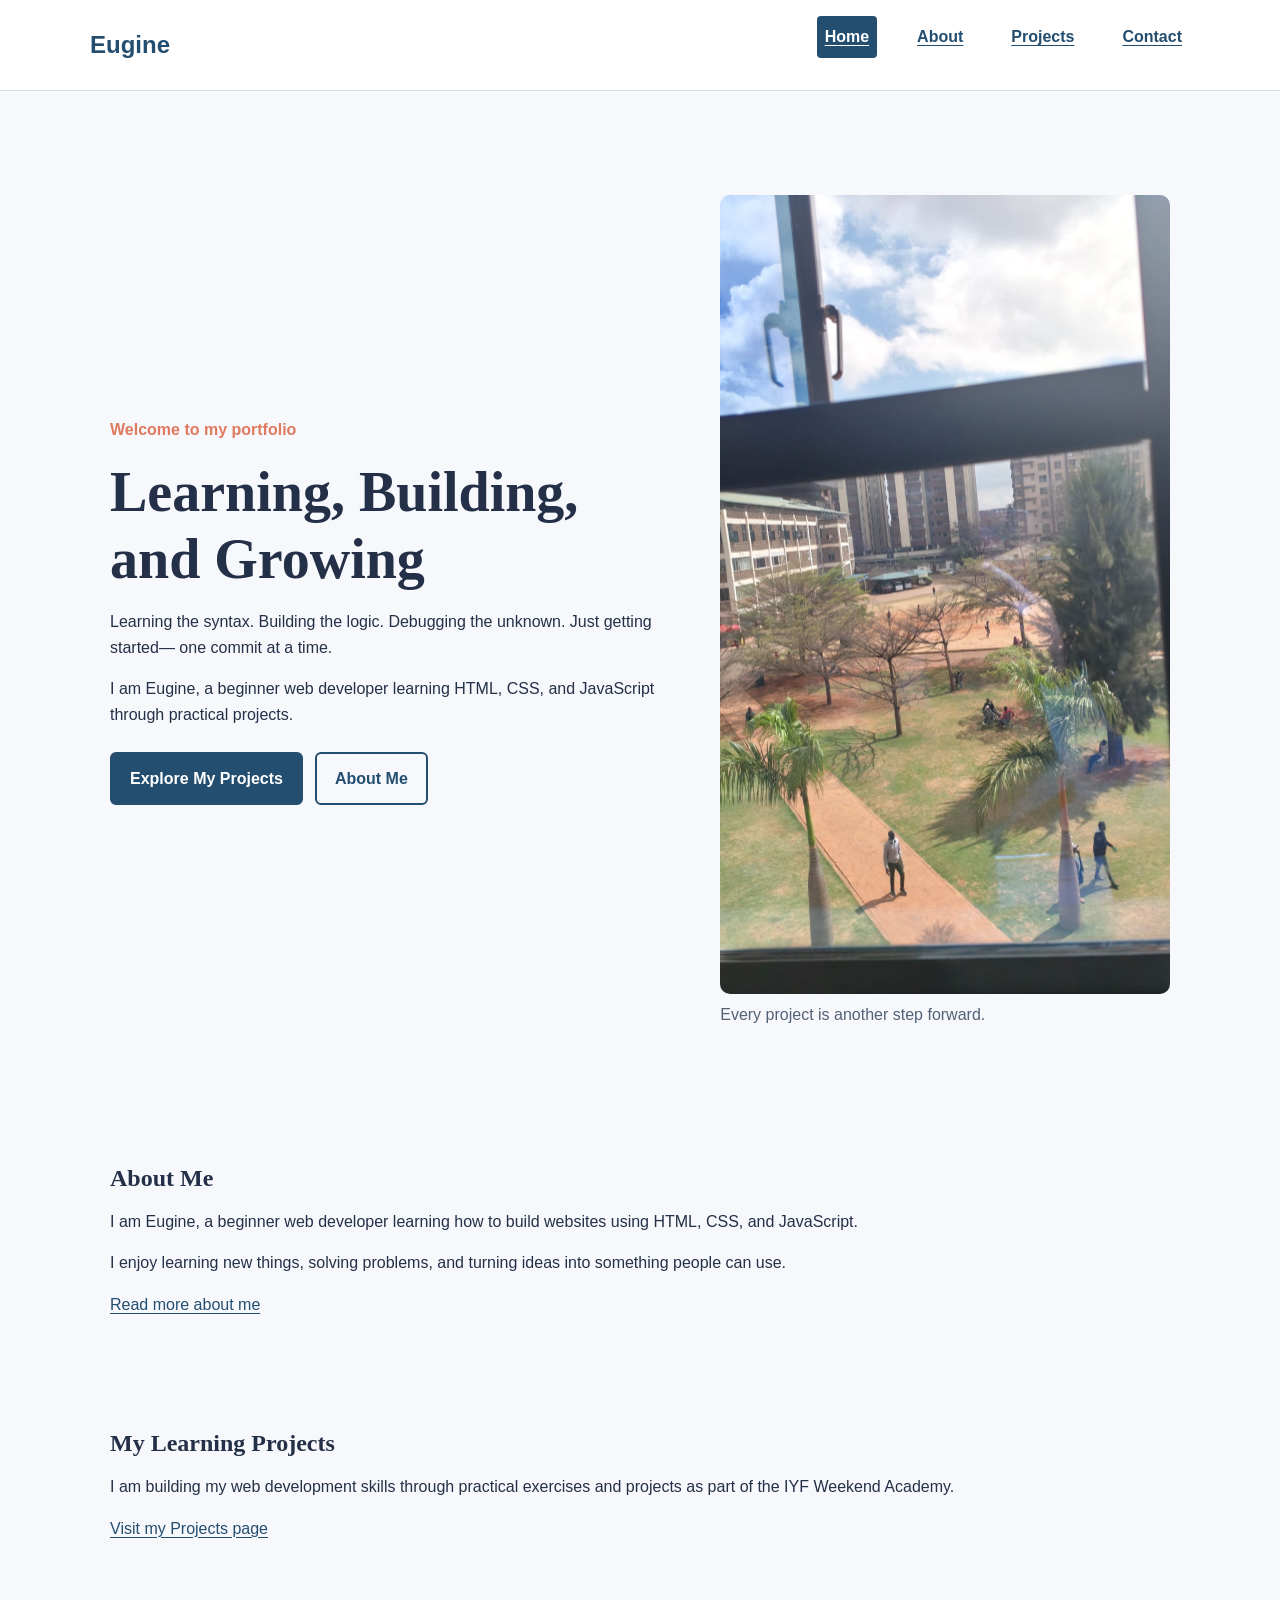
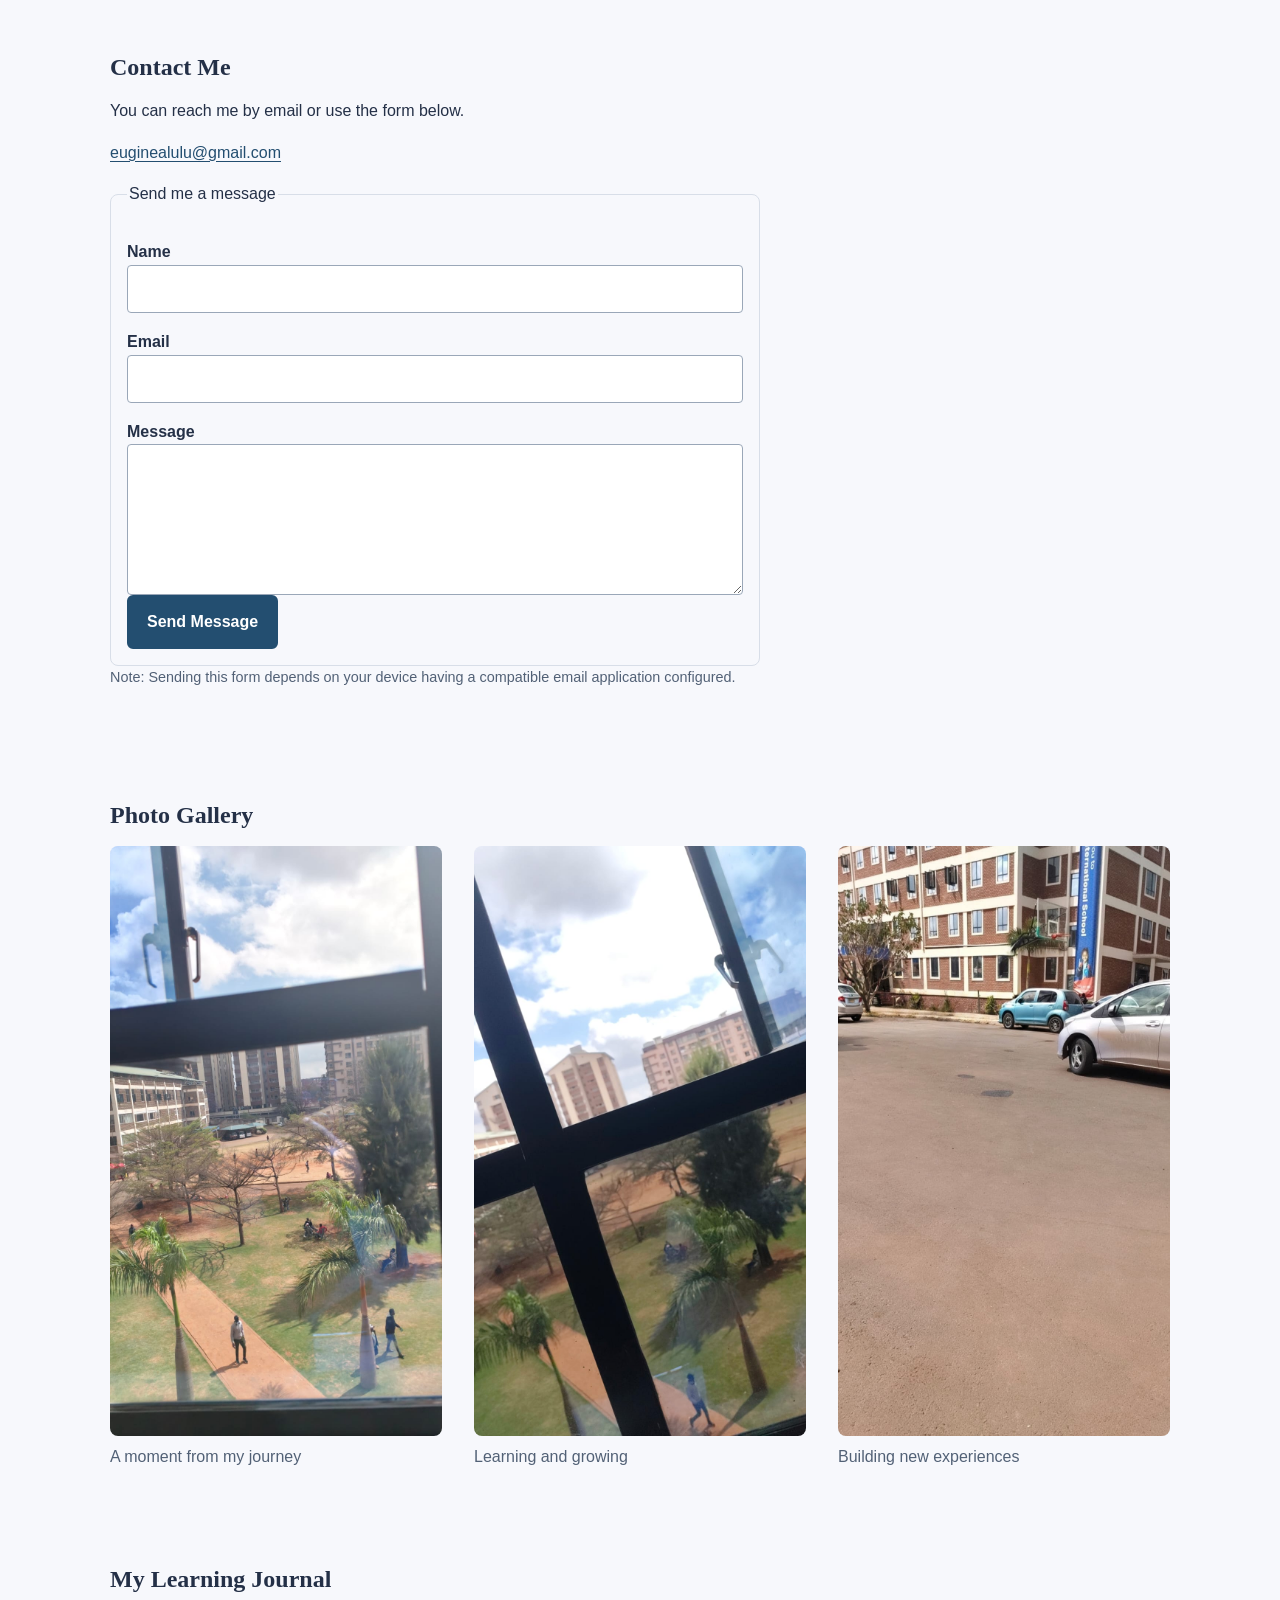
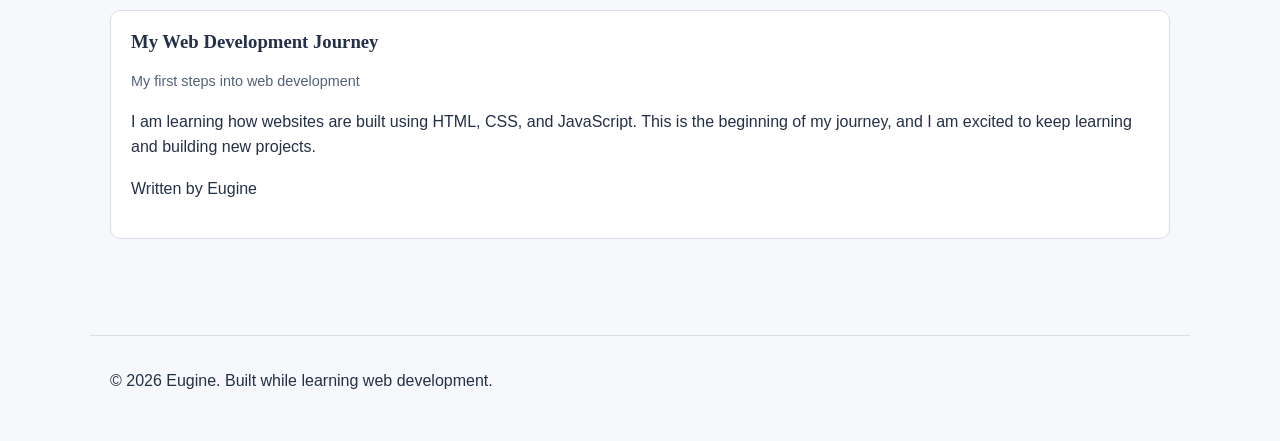
<file: index.html>
<!DOCTYPE html>
<html lang="en">
<head>
    <meta charset="UTF-8">
    <meta name="viewport" content="width=device-width, initial-scale=1.0">
    <meta name="description" content="Eugine's web development portfolio, projects, learning journey, and contact information.">
    <title>Eugine | My Portfolio</title>
    <link rel="stylesheet" href="styles.css">
</head>
<body>
    <header class="site-header">
        <div class="header-content">
            <a class="site-logo" href="index.html">Eugine</a>

            <nav aria-label="Main navigation">
                <ul>
                    <li><a href="index.html" aria-current="page">Home</a></li>
                    <li><a href="about.html">About</a></li>
                    <li><a href="projects.html">Projects</a></li>
                    <li><a href="contact.html">Contact</a></li>
                </ul>
            </nav>
        </div>
    </header>

    <main>
        <section class="hero" aria-labelledby="hero-title">
            <div class="hero-content">
                <p class="hero-eyebrow">Welcome to my portfolio</p>

                <h1 id="hero-title">Learning, Building, and Growing</h1>

                <p>
                    Learning the syntax. Building the logic.
                    Debugging the unknown. Just getting started—
                    one commit at a time.
                </p>

                <p>
                    I am Eugine, a beginner web developer learning
                    HTML, CSS, and JavaScript through practical projects.
                </p>

                <div class="hero-actions">
                    <a class="button" href="projects.html">Explore My Projects</a>
                    <a class="button button-secondary" href="about.html">About Me</a>
                </div>
            </div>

            <figure class="hero-image">
                <img
                    src="IMG-20260925-WA0052(1).jpg"
                    alt="A moment from Eugine's learning journey at IYF">
                <figcaption>Every project is another step forward.</figcaption>
            </figure>
        </section>

        <section id="about" class="content-section">
            <h2>About Me</h2>
            <p>
                I am Eugine, a beginner web developer learning how to build
                websites using HTML, CSS, and JavaScript.
            </p>
            <p>
                I enjoy learning new things, solving problems, and turning
                ideas into something people can use.
            </p>
            <p><a href="about.html">Read more about me</a></p>
        </section>

        <section id="projects" class="content-section">
            <h2>My Learning Projects</h2>
            <p>
                I am building my web development skills through practical
                exercises and projects as part of the IYF Weekend Academy.
            </p>
            <p><a href="projects.html">Visit my Projects page</a></p>
        </section>

        <section id="contact" class="content-section">
            <h2>Contact Me</h2>
            <p>You can reach me by email or use the form below.</p>
            <p><a href="mailto:euginealulu@gmail.com">euginealulu@gmail.com</a></p>

            <form action="mailto:euginealulu@gmail.com"
                  method="post"
                  enctype="text/plain">
                <fieldset>
                    <legend>Send me a message</legend>

                    <label for="name">Name</label>
                    <input type="text" id="name" name="name" autocomplete="name" required>

                    <label for="email">Email</label>
                    <input type="email" id="email" name="email" autocomplete="email" required>

                    <label for="message">Message</label>
                    <textarea id="message" name="message" rows="5" required></textarea>

                    <button type="submit">Send Message</button>
                </fieldset>
            </form>

            <p class="form-note">
                Note: Sending this form depends on your device having
                a compatible email application configured.
            </p>
        </section>

        <section id="gallery" class="content-section">
            <h2>Photo Gallery</h2>
            <div class="gallery-grid">
                <figure>
                    <img src="IMG-20260925-WA0052(1).jpg" alt="A view from the IYF campus">
                    <figcaption>A moment from my journey</figcaption>
                </figure>

                <figure>
                    <img src="IMG-20260925-WA0053(1).jpg" alt="Another moment at the IYF campus">
                    <figcaption>Learning and growing</figcaption>
                </figure>

                <figure>
                    <img src="IMG-20260925-WA0055%20(1).jpg" alt="A memory from my time at IYF">
                    <figcaption>Building new experiences</figcaption>
                </figure>
            </div>
        </section>

        <section id="blog" class="content-section">
            <h2>My Learning Journal</h2>

            <article class="journal-card">
                <h3>My Web Development Journey</h3>
                <p class="journal-subtitle">My first steps into web development</p>

                <p>
                    I am learning how websites are built using HTML, CSS,
                    and JavaScript. This is the beginning of my journey,
                    and I am excited to keep learning and building new projects.
                </p>

                <p>Written by Eugine</p>
            </article>
        </section>
    </main>

    <footer class="site-footer">
        <p>&copy; 2026 Eugine. Built while learning web development.</p>
    </footer>
</body>
</html>
</file>
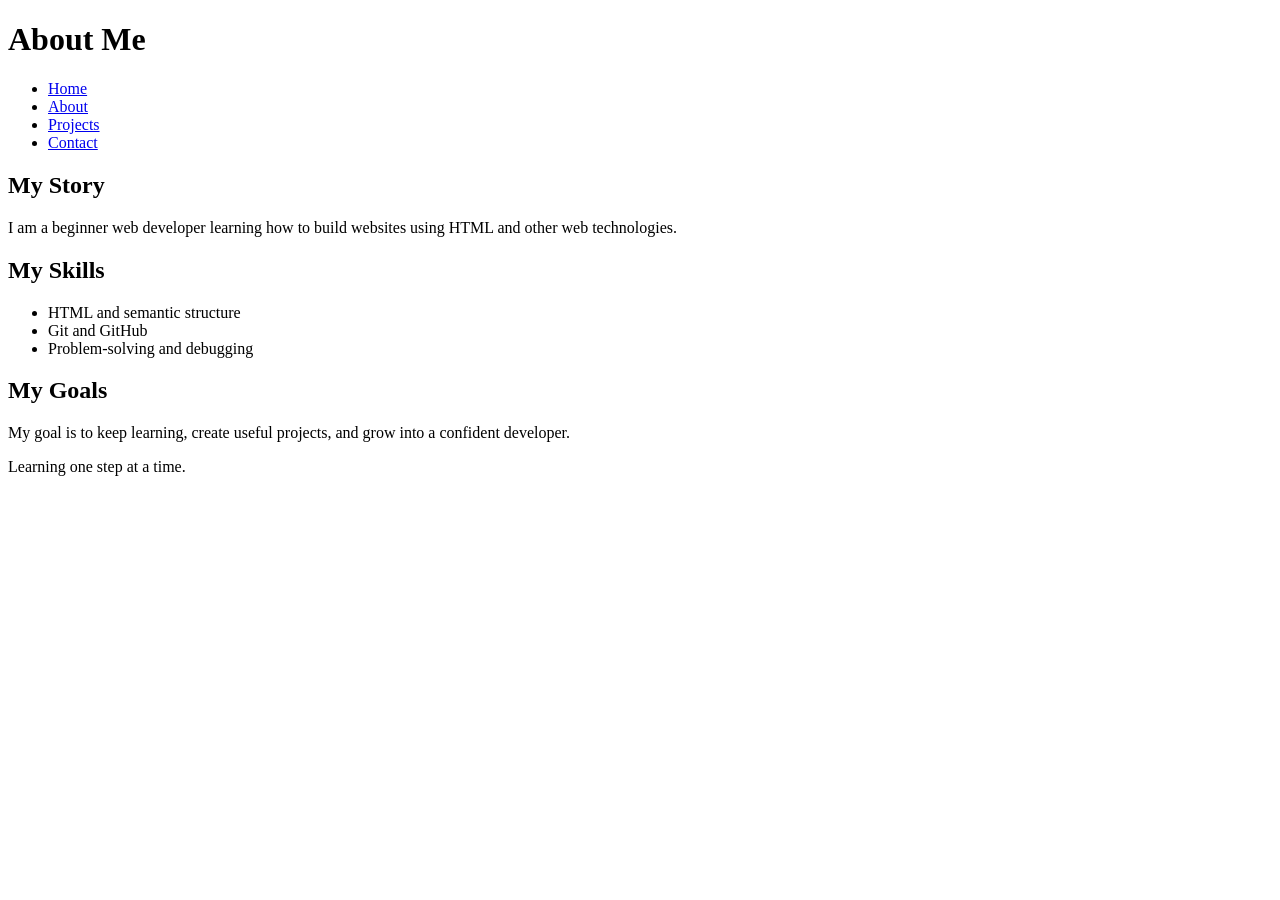
<file: about.html>
<!DOCTYPE html>
<html lang="en">
<head>
  <meta charset="UTF-8">
  <meta name="viewport" content="width=device-width, initial-scale=1.0">
  <title>About Me | My Portfolio</title
  <link rel="stylesheet" href="styles.css">
                                  
</head>
<body>
  <header>
    <h1>About Me</h1>
    <nav>
    <ul>
        <li><a href="index.html">Home</a></li>
        <li><a href="about.html" aria-current="page">About</a></li>
        <li><a href="projects.html">Projects</a></li>
        <li><a href="contact.html">Contact</a></li>
    </ul>
</nav>
  </header>

  <main>
    <section>
      <h2>My Story</h2>
      <p>I am a beginner web developer learning how to build websites using HTML and other web technologies.</p>
    </section>

    <section>
      <h2>My Skills</h2>
      <ul>
        <li>HTML and semantic structure</li>
        <li>Git and GitHub</li>
        <li>Problem-solving and debugging</li>
      </ul>
    </section>

    <section>
      <h2>My Goals</h2>
      <p>My goal is to keep learning, create useful projects, and grow into a confident developer.</p>
    </section>
  </main>

  <footer>
    <p>Learning one step at a time.</p>
  </footer>
</body>
</html>
</file>
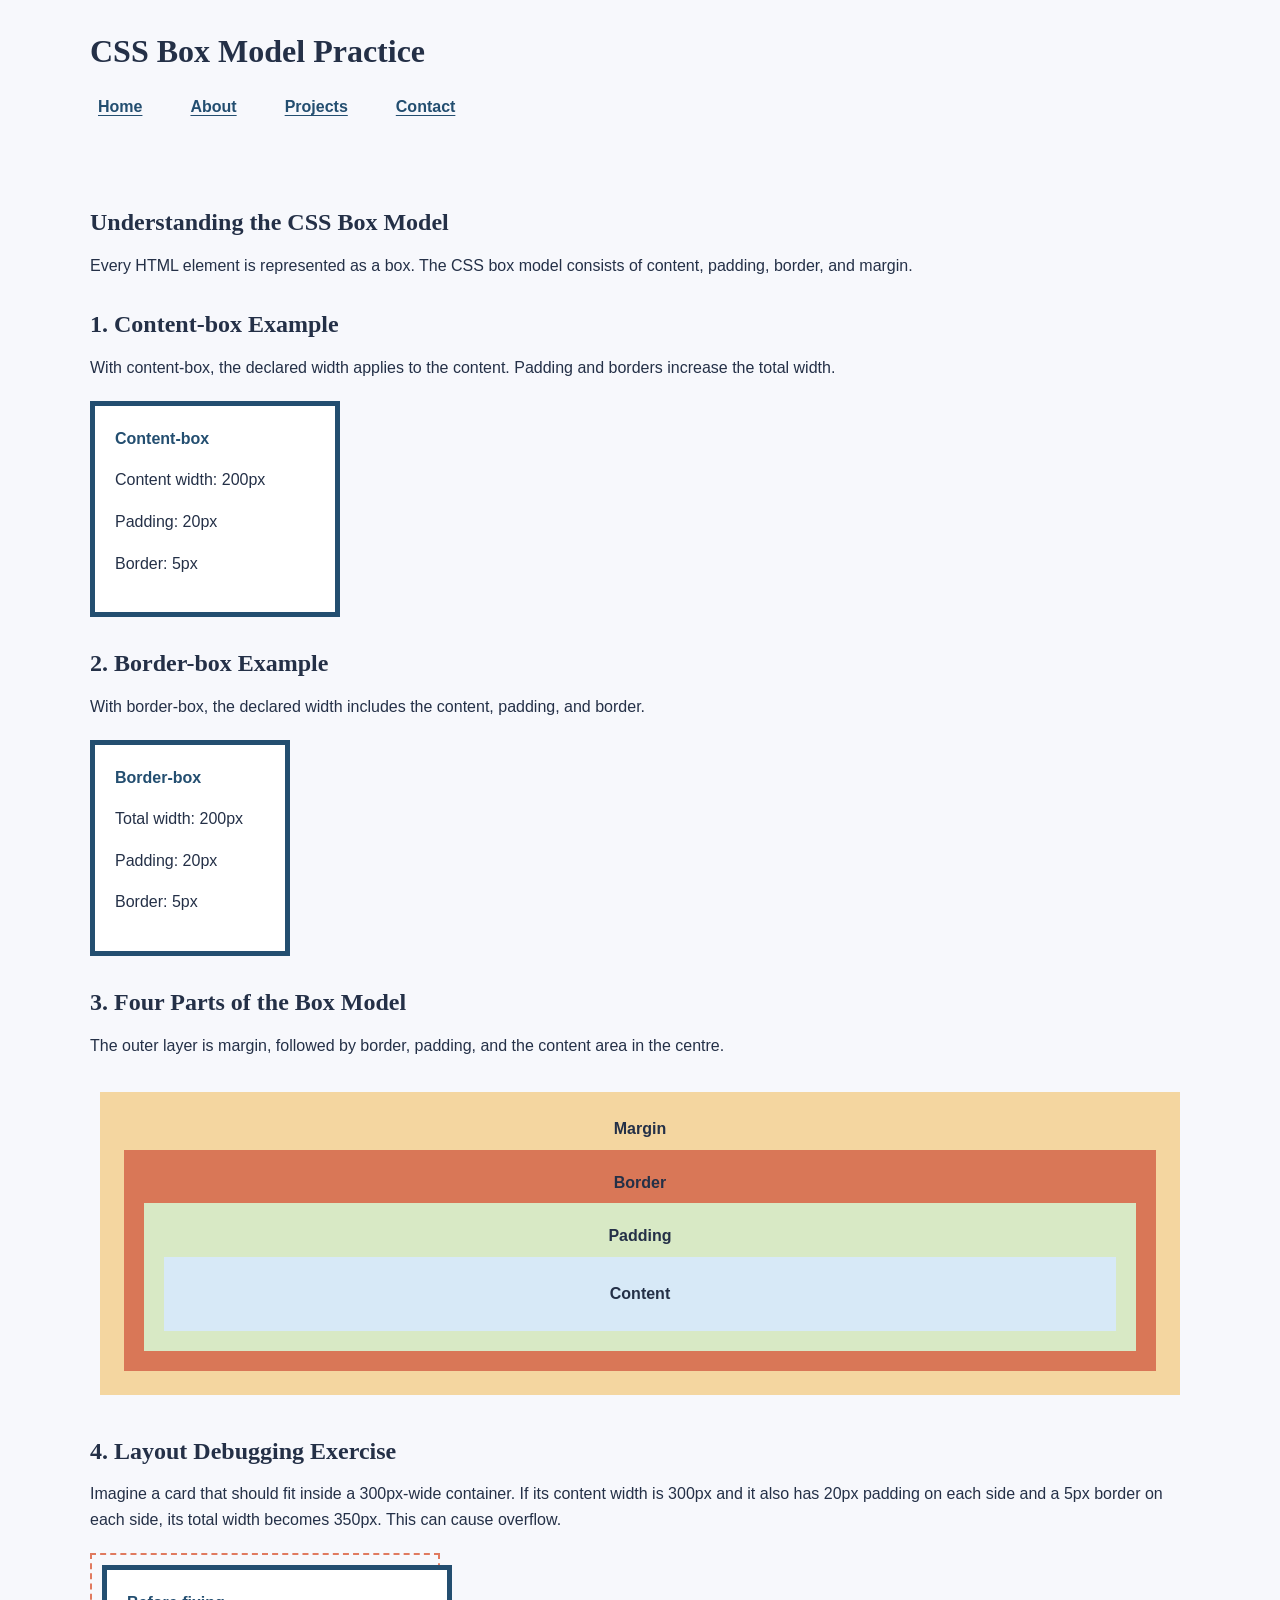
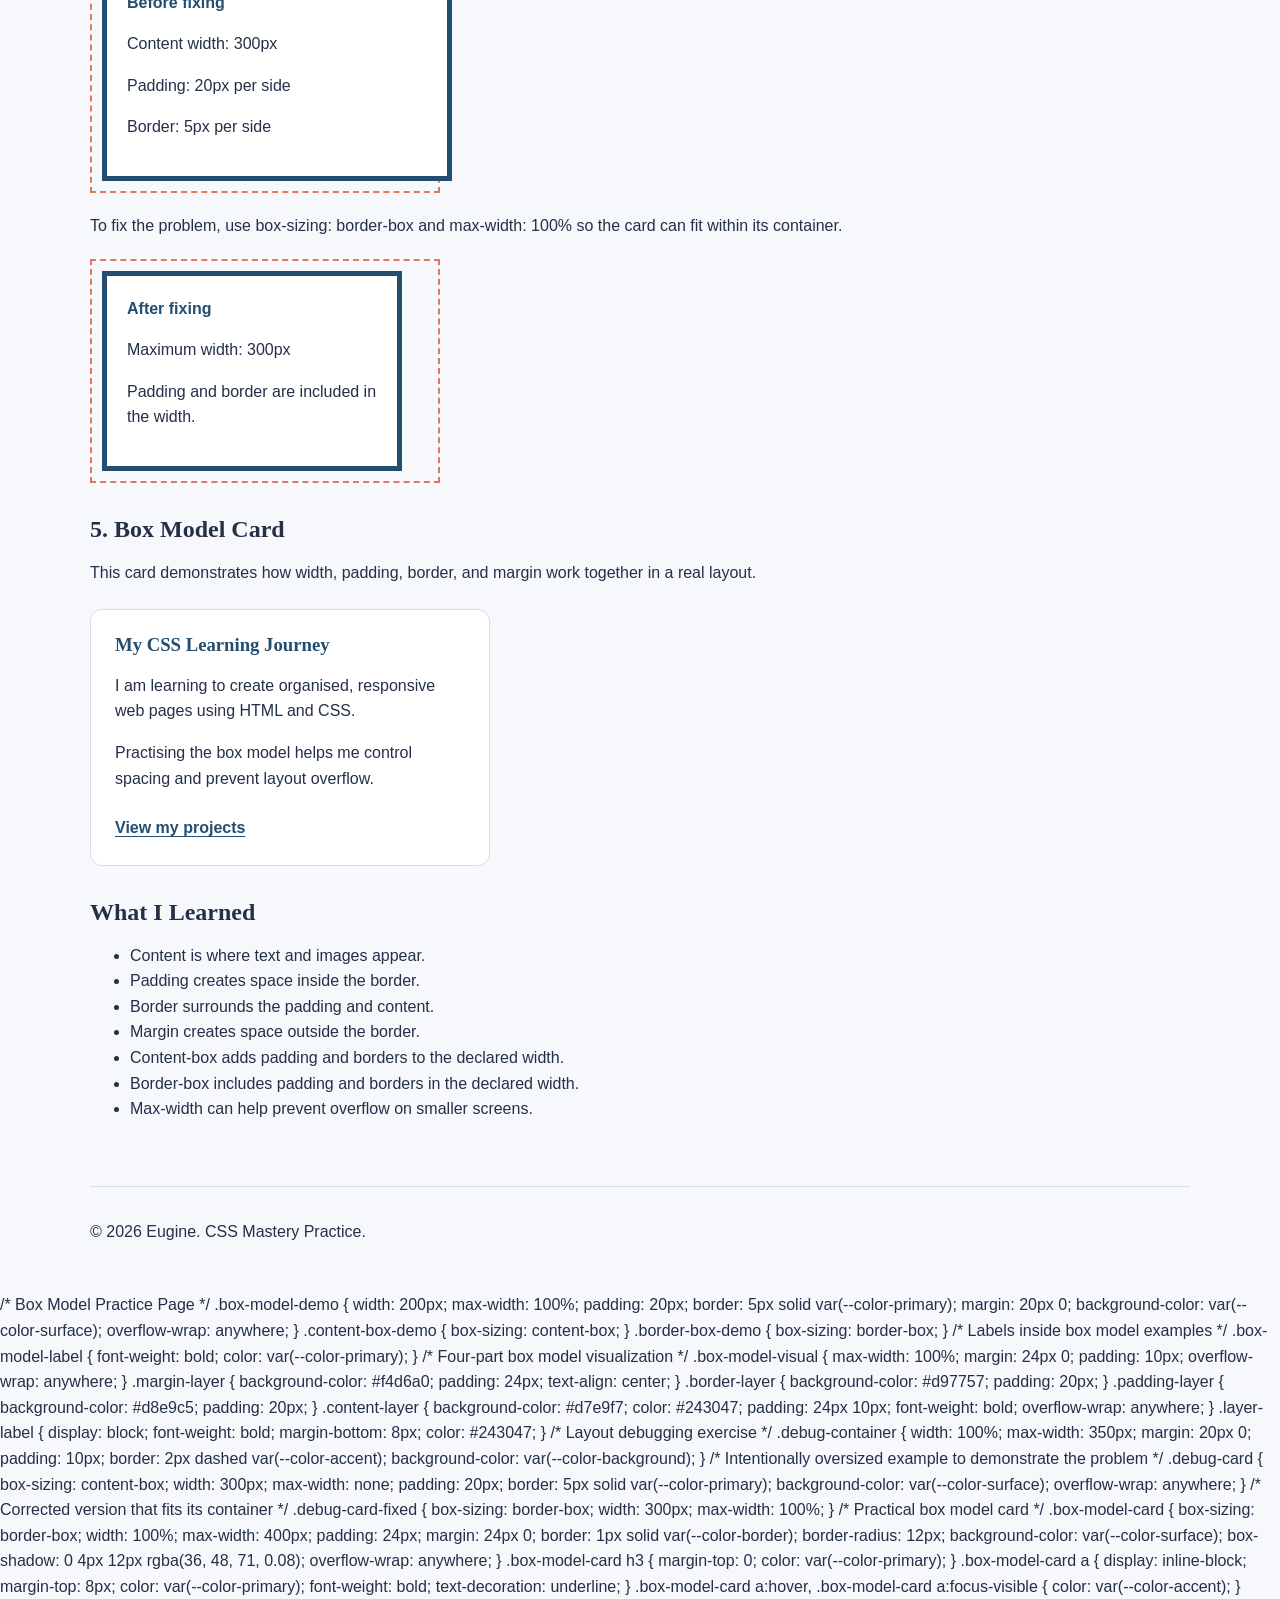
<file: box-model-practice.html>
<!DOCTYPE html>
<html lang="en">
<head>
    <meta charset="UTF-8">
    <meta name="viewport" content="width=device-width, initial-scale=1.0">
    <title>CSS Box Model Practice | Eugine</title>
    <link rel="stylesheet" href="styles.css">
</head>
<body>
    <header>
        <h1>CSS Box Model Practice</h1>
        <nav>
            <ul>
                <li><a href="index.html">Home</a></li>
                <li><a href="about.html">About</a></li>
                <li><a href="projects.html">Projects</a></li>
                <li><a href="contact.html">Contact</a></li>
            </ul>
        </nav>
    </header>

    <main>
        <section>
            <h2>Understanding the CSS Box Model</h2>
            <p>
                Every HTML element is represented as a box.
                The CSS box model consists of content, padding,
                border, and margin.
            </p>
        </section>

        <section>
            <h2>1. Content-box Example</h2>
            <p>
                With content-box, the declared width applies to
                the content. Padding and borders increase the
                total width.
            </p>

            <div class="box-model-demo content-box-demo">
                <p class="box-model-label">Content-box</p>
                <p>Content width: 200px</p>
                <p>Padding: 20px</p>
                <p>Border: 5px</p>
            </div>
        </section>

        <section>
            <h2>2. Border-box Example</h2>
            <p>
                With border-box, the declared width includes
                the content, padding, and border.
            </p>

            <div class="box-model-demo border-box-demo">
                <p class="box-model-label">Border-box</p>
                <p>Total width: 200px</p>
                <p>Padding: 20px</p>
                <p>Border: 5px</p>
            </div>
        </section>

        <section>
            <h2>3. Four Parts of the Box Model</h2>
            <p>
                The outer layer is margin, followed by border,
                padding, and the content area in the centre.
            </p>

            <div class="box-model-visual">
                <div class="margin-layer">
                    <span class="layer-label">Margin</span>

                    <div class="border-layer">
                        <span class="layer-label">Border</span>

                        <div class="padding-layer">
                            <span class="layer-label">Padding</span>

                            <div class="content-layer">
                                Content
                            </div>
                        </div>
                    </div>
                </div>
            </div>
        </section>

        <section>
            <h2>4. Layout Debugging Exercise</h2>
            <p>
                Imagine a card that should fit inside a 300px-wide
                container. If its content width is 300px and it
                also has 20px padding on each side and a 5px
                border on each side, its total width becomes
                350px. This can cause overflow.
            </p>

            <div class="debug-container">
                <div class="debug-card">
                    <p class="box-model-label">Before fixing</p>
                    <p>Content width: 300px</p>
                    <p>Padding: 20px per side</p>
                    <p>Border: 5px per side</p>
                </div>
            </div>

            <p>
                To fix the problem, use box-sizing: border-box
                and max-width: 100% so the card can fit within
                its container.
            </p>

            <div class="debug-container">
                <div class="debug-card debug-card-fixed">
                    <p class="box-model-label">After fixing</p>
                    <p>Maximum width: 300px</p>
                    <p>Padding and border are included in the width.</p>
                </div>
            </div>
        </section>

        <section>
            <h2>5. Box Model Card</h2>
            <p>
                This card demonstrates how width, padding,
                border, and margin work together in a real layout.
            </p>

            <article class="box-model-card">
                <h3>My CSS Learning Journey</h3>
                <p>
                    I am learning to create organised,
                    responsive web pages using HTML and CSS.
                </p>
                <p>
                    Practising the box model helps me control
                    spacing and prevent layout overflow.
                </p>
                <a href="projects.html">View my projects</a>
            </article>
        </section>

        <section>
            <h2>What I Learned</h2>
            <ul>
                <li>Content is where text and images appear.</li>
                <li>Padding creates space inside the border.</li>
                <li>Border surrounds the padding and content.</li>
                <li>Margin creates space outside the border.</li>
                <li>Content-box adds padding and borders to the declared width.</li>
                <li>Border-box includes padding and borders in the declared width.</li>
                <li>Max-width can help prevent overflow on smaller screens.</li>
            </ul>
        </section>
    </main>

    <footer>
        <p>&copy; 2026 Eugine. CSS Mastery Practice.</p>
    </footer>
</body>
</html>

/* Box Model Practice Page */

.box-model-demo {
    width: 200px;
    max-width: 100%;
    padding: 20px;
    border: 5px solid var(--color-primary);
    margin: 20px 0;
    background-color: var(--color-surface);
    overflow-wrap: anywhere;
}

.content-box-demo {
    box-sizing: content-box;
}

.border-box-demo {
    box-sizing: border-box;
}

/* Labels inside box model examples */

.box-model-label {
    font-weight: bold;
    color: var(--color-primary);
}

/* Four-part box model visualization */

.box-model-visual {
    max-width: 100%;
    margin: 24px 0;
    padding: 10px;
    overflow-wrap: anywhere;
}

.margin-layer {
    background-color: #f4d6a0;
    padding: 24px;
    text-align: center;
}

.border-layer {
    background-color: #d97757;
    padding: 20px;
}

.padding-layer {
    background-color: #d8e9c5;
    padding: 20px;
}

.content-layer {
    background-color: #d7e9f7;
    color: #243047;
    padding: 24px 10px;
    font-weight: bold;
    overflow-wrap: anywhere;
}

.layer-label {
    display: block;
    font-weight: bold;
    margin-bottom: 8px;
    color: #243047;
}

/* Layout debugging exercise */

.debug-container {
    width: 100%;
    max-width: 350px;
    margin: 20px 0;
    padding: 10px;
    border: 2px dashed var(--color-accent);
    background-color: var(--color-background);
}

/* Intentionally oversized example to demonstrate the problem */
.debug-card {
    box-sizing: content-box;
    width: 300px;
    max-width: none;
    padding: 20px;
    border: 5px solid var(--color-primary);
    background-color: var(--color-surface);
    overflow-wrap: anywhere;
}

/* Corrected version that fits its container */
.debug-card-fixed {
    box-sizing: border-box;
    width: 300px;
    max-width: 100%;
}

/* Practical box model card */

.box-model-card {
    box-sizing: border-box;
    width: 100%;
    max-width: 400px;
    padding: 24px;
    margin: 24px 0;
    border: 1px solid var(--color-border);
    border-radius: 12px;
    background-color: var(--color-surface);
    box-shadow: 0 4px 12px rgba(36, 48, 71, 0.08);
    overflow-wrap: anywhere;
}

.box-model-card h3 {
    margin-top: 0;
    color: var(--color-primary);
}

.box-model-card a {
    display: inline-block;
    margin-top: 8px;
    color: var(--color-primary);
    font-weight: bold;
    text-decoration: underline;
}

.box-model-card a:hover,
.box-model-card a:focus-visible {
    color: var(--color-accent);
}
</file>
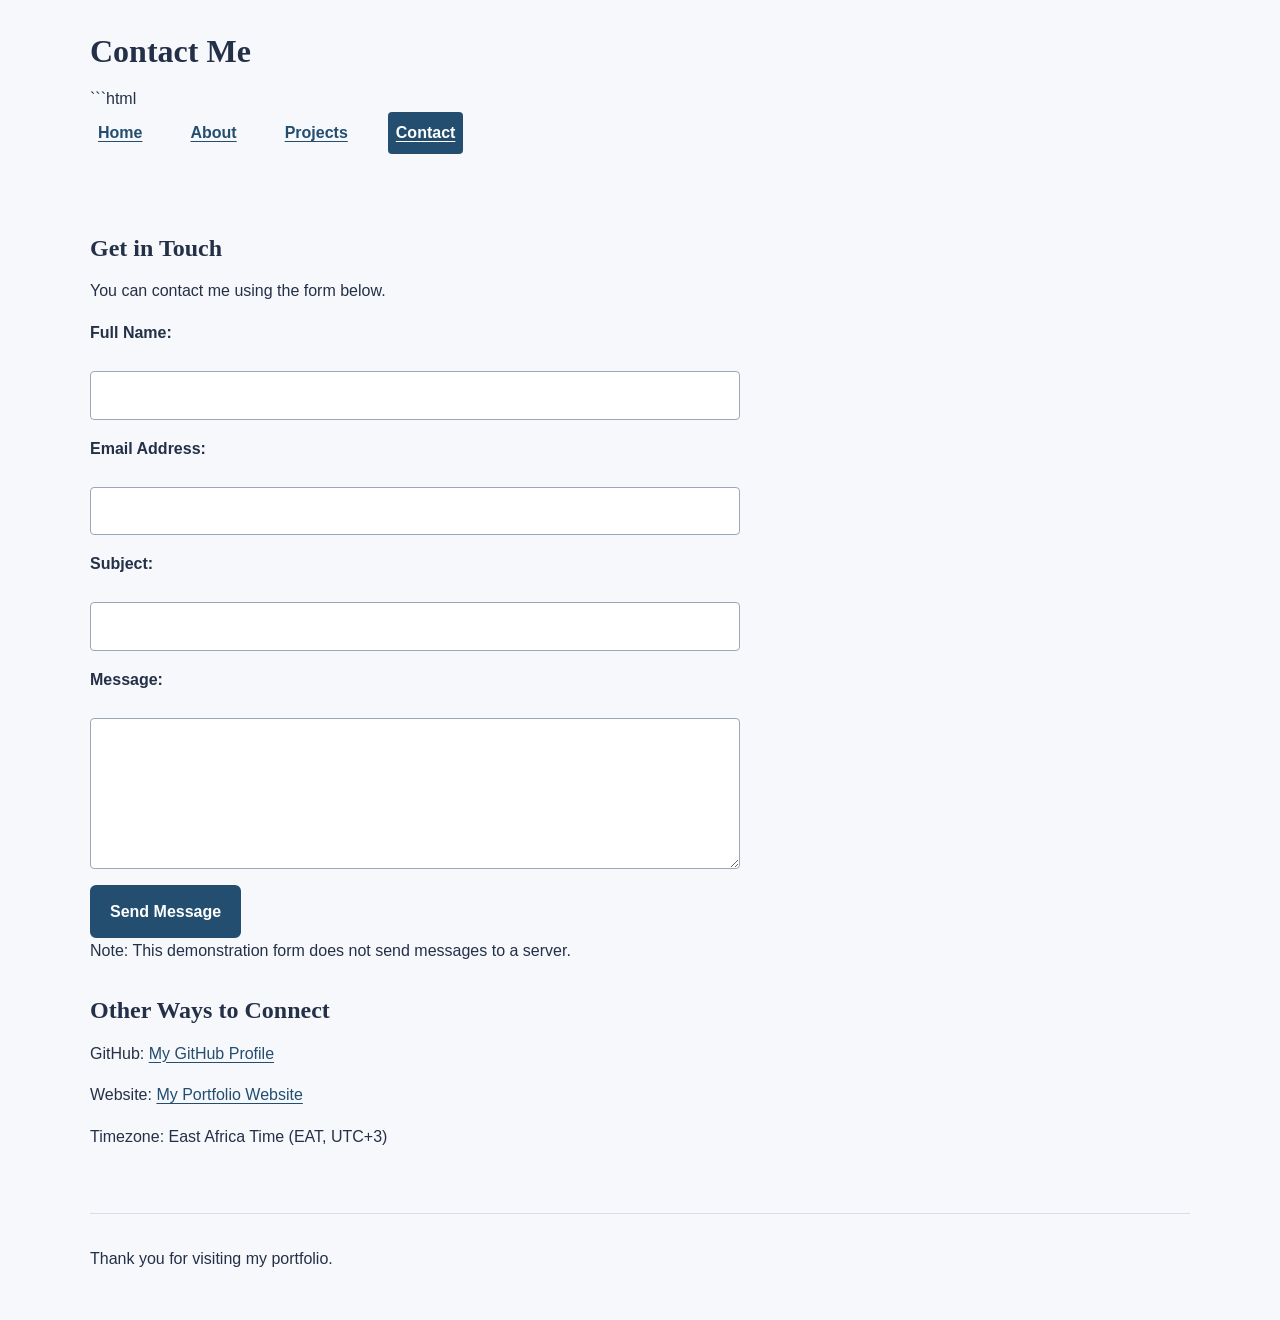
<file: contact.html>
<!DOCTYPE html>
<html lang="en">
<head>
  <meta charset="UTF-8">
  <meta name="viewport" content="width=device-width, initial-scale=1.0">
  <title>Contact Me | My Portfolio</title>
  <link rel="stylesheet" href="styles.css">
  </head>
<body>
  <header>
    <h1>Contact Me</h1>
    ```html
<nav>
  <ul>
    <li><a href="index.html">Home</a></li>
    <li><a href="about.html">About</a></li>
    <li><a href="projects.html">Projects</a></li>
    <li><a href="contact.html" aria-current="page">Contact</a></li>
  </ul>
</nav>
  </header>

  <main>
    <section>
      <h2>Get in Touch</h2>
      <p>You can contact me using the form below.</p>

      <form action="#" method="post">
        <p>
          <label for="name">Full Name:</label><br>
          <input type="text" id="name" name="name" required>
        </p>

        <p>
          <label for="email">Email Address:</label><br>
          <input type="email" id="email" name="email" required>
        </p>

        <p>
          <label for="subject">Subject:</label><br>
          <input type="text" id="subject" name="subject" required>
        </p>

        <p>
          <label for="message">Message:</label><br>
          <textarea id="message" name="message" rows="5" required></textarea>
        </p>

        <button type="submit">Send Message</button>
      </form>
      <p>Note: This demonstration form does not send messages to a server.</p>
    </section>

    <section>
      <h2>Other Ways to Connect</h2>
      <p>GitHub: <a href="https://github.com/Jean-ugine">My GitHub Profile</a></p>
      <p>Website: <a href="https://jean-ugine.github.io/">My Portfolio Website</a></p>
      <p>Timezone: East Africa Time (EAT, UTC+3)</p>
    </section>
  </main>

  <footer>
    <p>Thank you for visiting my portfolio.</p>
  </footer>
</body>
</html>
</file>
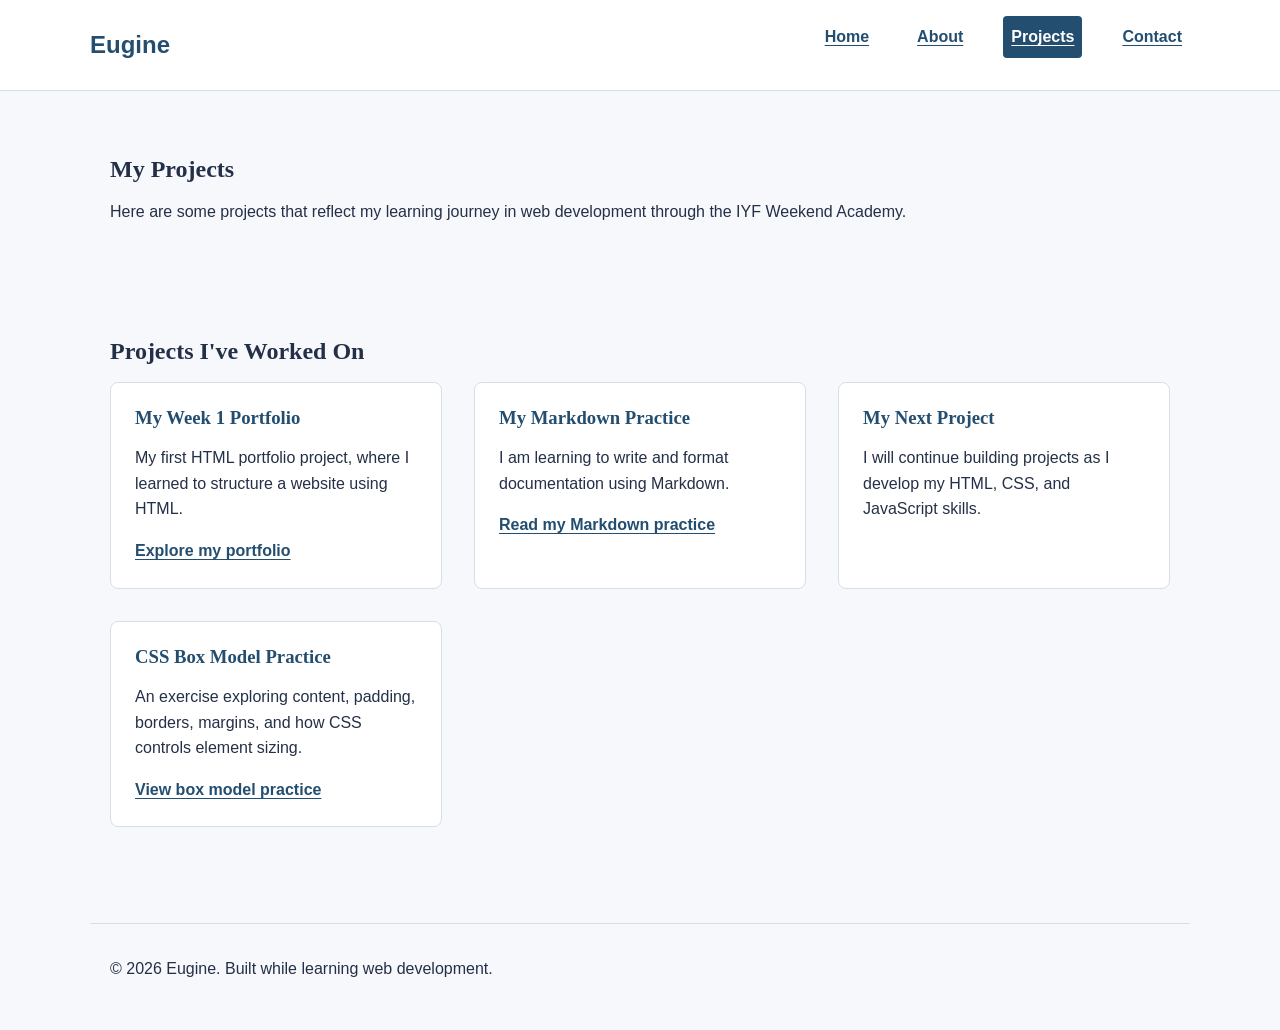
<file: projects.html>
<!DOCTYPE html>
<html lang="en">
<head>
    <meta charset="UTF-8">
    <meta name="viewport" content="width=device-width, initial-scale=1.0">
    <meta name="description" content="Explore Eugine's web development projects and learning journey.">
    <title>My Projects | Eugine's Portfolio</title>
    <link rel="stylesheet" href="styles.css">
</head>
<body>
    <header class="site-header">
        <div class="header-content">
            <a class="site-logo" href="index.html">Eugine</a>

            <nav aria-label="Main navigation">
                <ul>
                    <li><a href="index.html">Home</a></li>
                    <li><a href="about.html">About</a></li>
                    <li><a href="projects.html" aria-current="page">Projects</a></li>
                    <li><a href="contact.html">Contact</a></li>
                </ul>
            </nav>
        </div>
    </header>

    <main>
        <section class="content-section" aria-labelledby="projects-title">
            <h1 id="projects-title">My Projects</h1>
            <p>
                Here are some projects that reflect my learning journey
                in web development through the IYF Weekend Academy.
            </p>
        </section>

        <section class="content-section" aria-labelledby="project-list-title">
            <h2 id="project-list-title">Projects I've Worked On</h2>

            <div class="project-grid">
                <article class="project-card">
                    <h3>My Week 1 Portfolio</h3>
                    <p>
                        My first HTML portfolio project, where I learned
                        to structure a website using HTML.
                    </p>
                    <a href="index.html">Explore my portfolio</a>
                </article>

                <article class="project-card">
                    <h3>My Markdown Practice</h3>
                    <p>
                        I am learning to write and format documentation
                        using Markdown.
                    </p>
                    <a href="markdown-practice.md">Read my Markdown practice</a>
                </article>

                <article class="project-card">
                    <h3>My Next Project</h3>
                    <p>
                        I will continue building projects as I develop
                        my HTML, CSS, and JavaScript skills.
                    </p>
                </article>

                <article class="project-card">
                    <h3>CSS Box Model Practice</h3>
                    <p>
                        An exercise exploring content, padding, borders,
                        margins, and how CSS controls element sizing.
                    </p>
                    <a href="box-model-practice.html">View box model practice</a>
                </article>
            </div>
        </section>
    </main>

    <footer class="site-footer">
        <p>&copy; 2026 Eugine. Built while learning web development.</p>
    </footer>
</body>
</html>
</file>
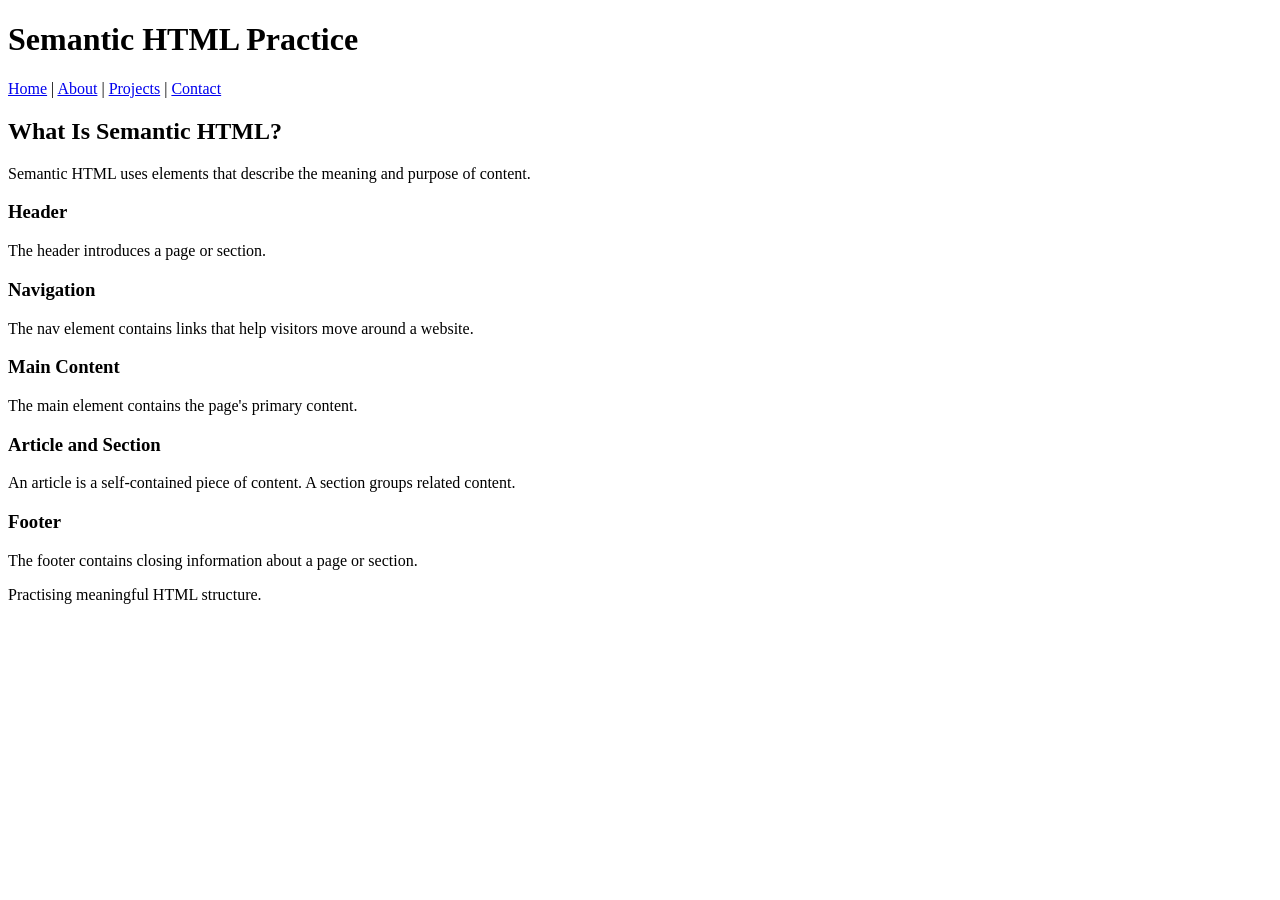
<file: semantic-conversion.html>
<!DOCTYPE html>
<html lang="en">
<head>
  <meta charset="UTF-8">
  <meta name="viewport" content="width=device-width, initial-scale=1.0">
  <title>Semantic HTML Practice</title>
</head>
<body>
  <header>
    <h1>Semantic HTML Practice</h1>
    <nav>
      <a href="index.html">Home</a> |
      <a href="about.html">About</a> |
      <a href="projects.html">Projects</a> |
      <a href="contact.html">Contact</a>
    </nav>
  </header>

  <main>
    <article>
      <h2>What Is Semantic HTML?</h2>
      <p>Semantic HTML uses elements that describe the meaning and purpose of content.</p>

      <section>
        <h3>Header</h3>
        <p>The header introduces a page or section.</p>
      </section>

      <section>
        <h3>Navigation</h3>
        <p>The nav element contains links that help visitors move around a website.</p>
      </section>

      <section>
        <h3>Main Content</h3>
        <p>The main element contains the page's primary content.</p>
      </section>

      <section>
        <h3>Article and Section</h3>
        <p>An article is a self-contained piece of content. A section groups related content.</p>
      </section>

      <section>
        <h3>Footer</h3>
        <p>The footer contains closing information about a page or section.</p>
      </section>
    </article>
  </main>

  <footer>
    <p>Practising meaningful HTML structure.</p>
  </footer>
</body>
</html>
</file>
<file: styles.css>
/* Week 2: CSS Mastery */

/* 1. Reset and box model */
*,
*::before,
*::after {
    box-sizing: border-box;
}

* {
    margin: 0;
}

html {
    scroll-behavior: smooth;
}

body {
    font-family: var(--font-body);
    font-size: 1rem;
    line-height: 1.6;
    color: var(--color-text);
    background-color: var(--color-background);
}

/* 2. Typography and colour system */
:root {
    --color-primary: #234e70;
    --color-accent: #e07a5f;
    --color-text: #243047;
    --color-background: #f7f8fc;
    --color-surface: #ffffff;
    --color-border: #d8dee8;

    --font-heading: Georgia, "Times New Roman", serif;
    --font-body: Arial, Helvetica, sans-serif;

    --space-small: 0.5rem;
    --space-medium: 1rem;
    --space-large: 2rem;

    --content-width: 1100px;
}

h1,
h2,
h3 {
    font-family: var(--font-heading);
    line-height: 1.2;
    margin-bottom: var(--space-medium);
}

p,
ul {
    margin-bottom: var(--space-medium);
}

img {
    display: block;
    max-width: 100%;
    height: auto;
}

a {
    color: var(--color-primary);
    text-underline-offset: 0.2em;
}

a:hover {
    color: var(--color-accent);
}

a:focus-visible,
button:focus-visible,
input:focus-visible,
select:focus-visible,
textarea:focus-visible {
    outline: 3px solid var(--color-accent);
    outline-offset: 3px;
}

/* 3. Shared page layout */
header,
main,
footer {
    width: min(100% - 2rem, var(--content-width));
    margin-inline: auto;
}

header {
    padding-block: var(--space-large);
}

main {
    padding-block: var(--space-large);
}

section {
    margin-bottom: var(--space-large);
}

footer {
    padding-block: var(--space-large);
    border-top: 1px solid var(--color-border);
}

/* 4. Navigation using Flexbox */
nav ul {
    display: flex;
    flex-wrap: wrap;
    align-items: center;
    gap: var(--space-medium);
    list-style: none;
    padding: 0;
}

nav a {
    display: inline-block;
    padding: var(--space-small);
    border-radius: 0.25rem;
    font-weight: bold;
}

nav a:hover,
nav a[aria-current="page"] {
    background-color: var(--color-primary);
    color: #ffffff;
}

/* 5. Homepage header and navigation */
.site-header {
    width: 100%;
    padding: 16px 20px;
    background-color: var(--color-surface);
    border-bottom: 1px solid var(--color-border);
}

.header-content {
    width: 100%;
    max-width: var(--content-width);
    margin: 0 auto;
    display: flex;
    flex-direction: column;
    gap: 16px;
}

.site-logo {
    color: var(--color-primary);
    font-size: 1.5rem;
    font-weight: bold;
    text-decoration: none;
}

/* 6. Responsive homepage hero */
.hero,
.content-section,
.site-footer {
    width: 100%;
    max-width: var(--content-width);
    margin-inline: auto;
    padding: 32px 20px;
}

.hero {
    display: grid;
    grid-template-columns: minmax(0, 1fr);
    gap: 28px;
    align-items: center;
}

.hero h1 {
    font-size: clamp(2rem, 6vw, 3.5rem);
}

.hero-eyebrow {
    color: var(--color-accent);
    font-weight: bold;
}

.hero-actions {
    display: flex;
    flex-wrap: wrap;
    gap: 12px;
    margin-top: 24px;
}

.button,
button {
    display: inline-block;
    max-width: 100%;
    padding: 12px 18px;
    border: 2px solid var(--color-primary);
    border-radius: 6px;
    background-color: var(--color-primary);
    color: #ffffff;
    font: inherit;
    font-weight: bold;
    text-decoration: none;
    cursor: pointer;
    overflow-wrap: anywhere;
}

.button-secondary {
    background-color: transparent;
    color: var(--color-primary);
}

.button:hover,
button:hover {
    background-color: var(--color-accent);
    border-color: var(--color-accent);
    color: #ffffff;
}

.button:focus-visible {
    outline: 3px solid var(--color-accent);
    outline-offset: 3px;
}

.hero-image {
    min-width: 0;
    margin: 0;
}

.hero-image img {
    width: 100%;
    border-radius: 10px;
}

.hero-image figcaption,
.gallery-grid figcaption {
    padding-top: var(--space-small);
    color: #526176;
}

/* 7. Images and responsive gallery */
figure {
    margin-bottom: var(--space-large);
}

.gallery-grid {
    display: grid;
    grid-template-columns: minmax(0, 1fr);
    gap: var(--space-large);
}

.gallery-grid figure {
    min-width: 0;
    margin: 0;
}

.gallery-grid img {
    width: 100%;
    border-radius: 0.5rem;
}

/* 8. Responsive projects grid */
.project-grid {
    display: grid;
    grid-template-columns: minmax(0, 1fr);
    gap: var(--space-large);
}

.project-card {
    min-width: 0;
    padding: 24px;
    background-color: var(--color-surface);
    border: 1px solid var(--color-border);
    border-radius: 0.5rem;
    overflow-wrap: anywhere;
}

.project-card h3 {
    color: var(--color-primary);
}

.project-card img {
    width: 100%;
    border-radius: 0.25rem;
    margin-bottom: var(--space-medium);
}

.project-card a {
    font-weight: bold;
}

.project-card a:hover,
.project-card a:focus-visible {
    color: var(--color-accent);
}

/* 9. Forms */
form {
    width: 100%;
    max-width: 650px;
}

fieldset {
    min-width: 0;
    padding: var(--space-medium);
    border: 1px solid var(--color-border);
    border-radius: 0.5rem;
}

label {
    display: block;
    margin-top: var(--space-medium);
    font-weight: bold;
}

input,
select,
textarea {
    display: block;
    width: 100%;
    max-width: 100%;
    padding: 0.65rem;
    border: 1px solid #9aa7b8;
    border-radius: 0.25rem;
    font: inherit;
}

textarea {
    min-height: 140px;
    resize: vertical;
}

.form-note,
.journal-subtitle {
    font-size: 0.9rem;
    color: #526176;
}

/* 10. Learning journal */
.journal-card {
    padding: 20px;
    border: 1px solid var(--color-border);
    border-radius: 10px;
    background-color: var(--color-surface);
    overflow-wrap: anywhere;
}

/* 11. Box model practice page */
.box-model-demo {
    width: 200px;
    max-width: 100%;
    padding: 20px;
    border: 5px solid var(--color-primary);
    margin: 20px 0;
    background-color: var(--color-surface);
    overflow-wrap: anywhere;
}

.content-box-demo {
    box-sizing: content-box;
}

.border-box-demo {
    box-sizing: border-box;
}

.box-model-label {
    font-weight: bold;
    color: var(--color-primary);
}

.box-model-visual {
    max-width: 100%;
    margin: 24px 0;
    padding: 10px;
    overflow-wrap: anywhere;
}

.margin-layer {
    padding: 24px;
    background-color: #f4d6a0;
    text-align: center;
}

.border-layer {
    padding: 20px;
    background-color: #d97757;
}

.padding-layer {
    padding: 20px;
    background-color: #d8e9c5;
}

.content-layer {
    padding: 24px 10px;
    background-color: #d7e9f7;
    color: #243047;
    font-weight: bold;
    overflow-wrap: anywhere;
}

.layer-label {
    display: block;
    margin-bottom: 8px;
    font-weight: bold;
    color: #243047;
}

.debug-container {
    width: 100%;
    max-width: 350px;
    margin: 20px 0;
    padding: 10px;
    border: 2px dashed var(--color-accent);
    background-color: var(--color-background);
}

.debug-card {
    box-sizing: content-box;
    width: 300px;
    max-width: none;
    padding: 20px;
    border: 5px solid var(--color-primary);
    background-color: var(--color-surface);
    overflow-wrap: anywhere;
}

.debug-card-fixed {
    box-sizing: border-box;
    width: 300px;
    max-width: 100%;
}

.box-model-card {
    box-sizing: border-box;
    width: 100%;
    max-width: 400px;
    padding: 24px;
    margin: 24px 0;
    border: 1px solid var(--color-border);
    border-radius: 12px;
    background-color: var(--color-surface);
    overflow-wrap: anywhere;
}

.box-model-card h3 {
    margin-top: 0;
    color: var(--color-primary);
}

.box-model-card a {
    display: inline-block;
    margin-top: 8px;
    font-weight: bold;
}

.box-model-card a:hover,
.box-model-card a:focus-visible {
    color: var(--color-accent);
}

/* 12. Tablet: two project columns */
@media (min-width: 768px) {
    .header-content {
        flex-direction: row;
        align-items: center;
        justify-content: space-between;
    }

    .hero {
        grid-template-columns: minmax(0, 1fr) minmax(0, 0.8fr);
        gap: 32px;
        padding-top: 56px;
        padding-bottom: 56px;
    }

    .gallery-grid {
        grid-template-columns: repeat(2, minmax(0, 1fr));
    }

    .project-grid {
        grid-template-columns: repeat(2, minmax(0, 1fr));
    }

    nav ul {
        gap: var(--space-large);
    }
}

/* 13. Desktop: three project columns */
@media (min-width: 1024px) {
    .hero {
        gap: 48px;
        padding-top: 72px;
        padding-bottom: 72px;
    }

    .gallery-grid {
        grid-template-columns: repeat(3, minmax(0, 1fr));
    }

    .project-grid {
        grid-template-columns: repeat(3, minmax(0, 1fr));
    }
}
</file>
